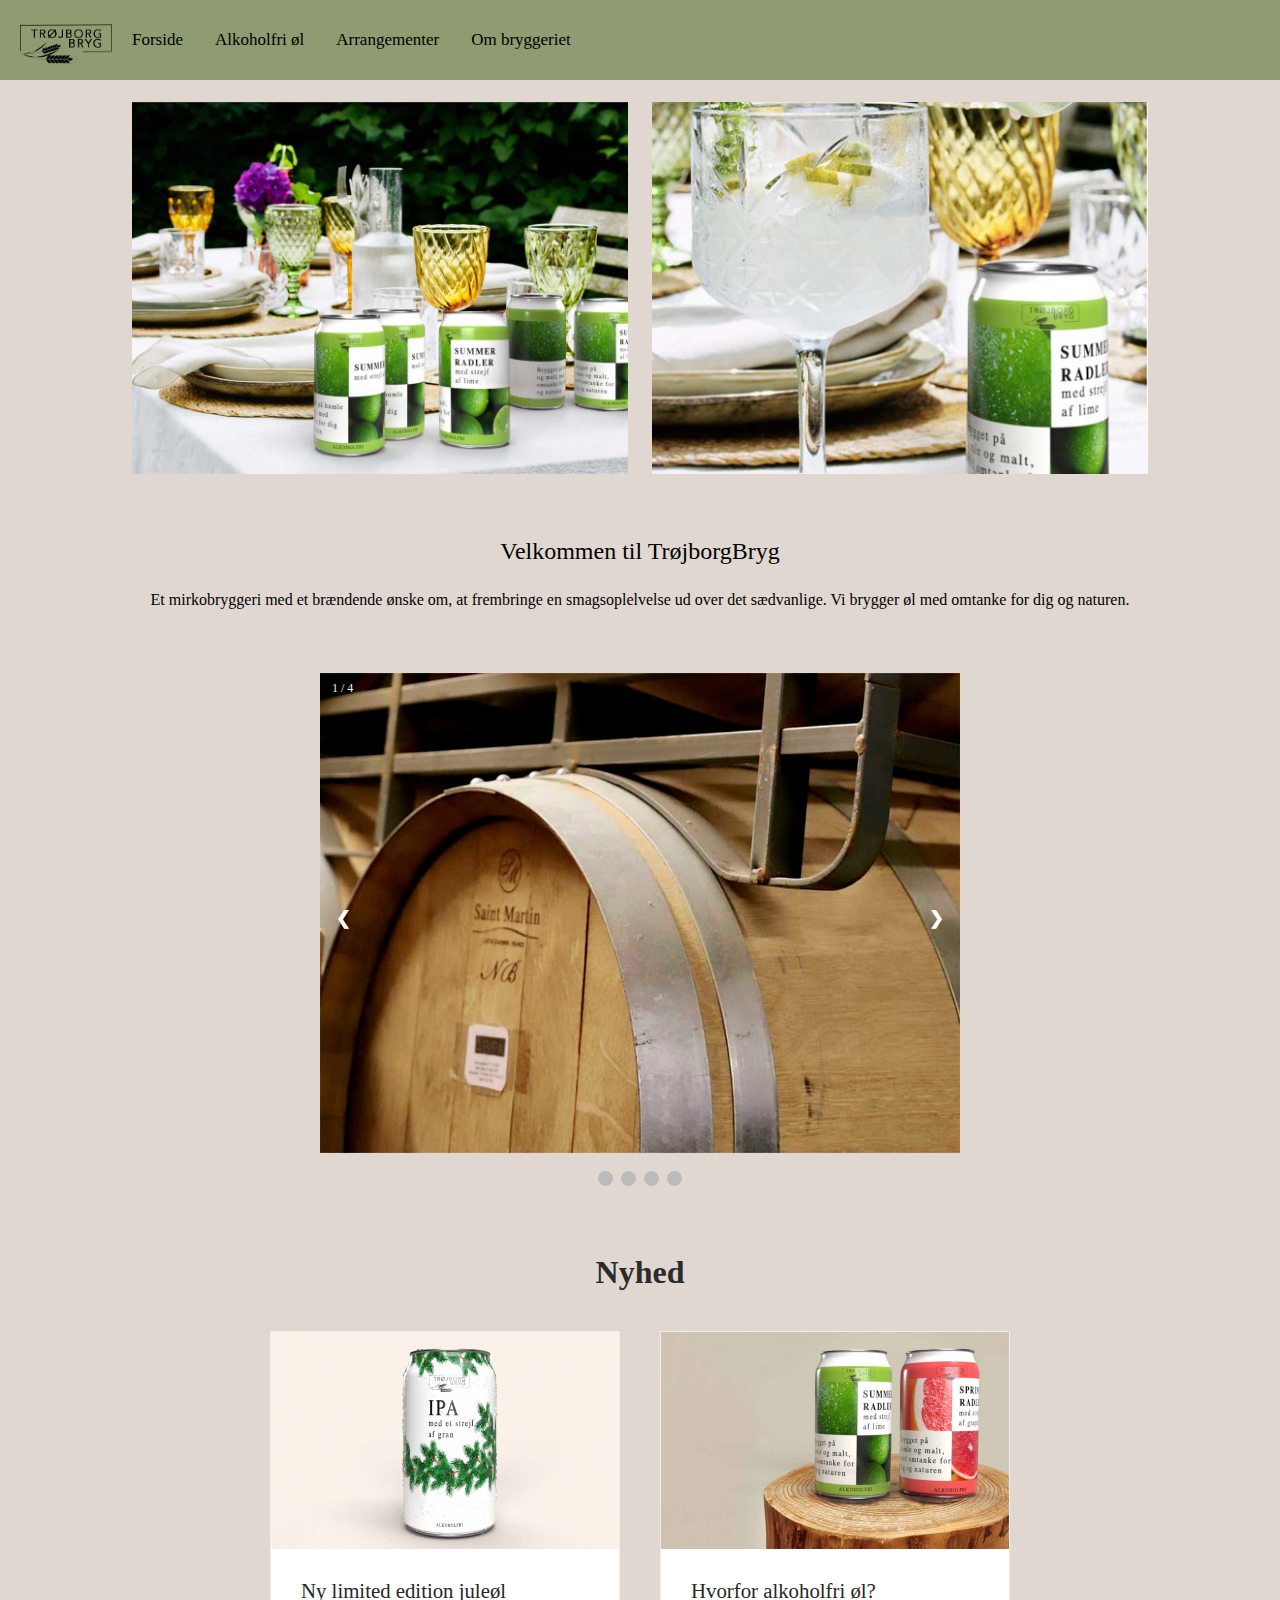
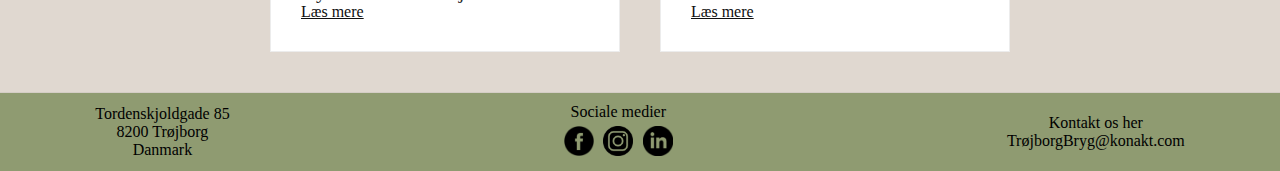
<file: trøjborgbryg-eksamen/index.html>
<!DOCTYPE html>
<html lang="da">

    <meta charset="UTF-8">
    <meta name="viewport" content="width=device-width, initial-scale=1.0">
    <title>TrøjborgBryg</title>
    <link rel="stylesheet" href="style.css">
    <script src="mobile-nav.js" defer></script>

<body>
    <!--menu-->
    <header class="header">
    <div class="topnav" id="myTopnav">
        <div>
            <a href="index.html"><img src="img/logo.png" alt="logo"></a>
        </div>
        <div class="dropdown">
            <button class="dropbtn" onclick="window.location.href='index.html';">Forside</button>
           </div>
        <div class="dropdown">
            <button class="dropbtn">Alkoholfri øl
                <i class="fa fa-caret-down"></i>
            </button>
            <div class="dropdown-content">
                <a href="voresudvalg.html">Vores udvalg</a>
            </div>
        </div>
        <div class="dropdown">
            <button class="dropbtn">Arrangementer
                <i class="fa fa-caret-down"></i>
            </button>
            <div class="dropdown-content">
                <a href="ombygningsside.html">Alkoholfri ølsmagning</a>
            
            </div>
        </div>
        <div class="dropdown">
            <button class="dropbtn">Om bryggeriet
                <i class="fa fa-caret-down"></i>
            </button>
            <div class="dropdown-content">
                <a href="voreshistorie.html">Vores historie</a>
                <a href="hvorforalkholfriol.html">Hvorfor alkoholfri øl?</a>
                <a href="ombygningsside.html">Forhandlere</a>
                <a href="ombygningsside.html">Kontakt os</a>
            </div>
        </div>
        
            <a href="javascript:void(0);" style="font-size:35px;" class="icon" onclick="myFunction()">&#9776;</a>
        </div>
        </header>
    <!--menu-->

<main class="main">
    <!--billeder-->
    <div class="billeder_forside">
        <img src="img/sommerbord.jpg" alt="">
        <img src="img/sommerbord2.jpg" alt="">
    </div>

    <!--velkomst_tekst-->
    <h2 class="forside_tekst_overskrift">Velkommen til TrøjborgBryg</h2>
    <h4 class="forside_tekst">Et mirkobryggeri med et brændende ønske om, at frembringe en smagsoplelvelse ud 
        over det sædvanlige. Vi brygger øl med omtanke for dig og naturen.</h4>

    <!--billedeslider-->
    <div class="slideshow-container">

        <div class="mySlides fade">
          <div class="numbertext">1 / 4</div>
          <img src="img/billedslider1.jpg" style="width:100%" alt="Disken">
        </div>
        
        <div class="mySlides fade">
          <div class="numbertext">2 / 4</div>
          <img src="img/billedslider2.jpg" style="width:100%" alt="">
        </div>
        
        <div class="mySlides fade">
          <div class="numbertext">3 / 4</div>
          <img src="img/billedeslider3.jpg" style="width:100%" alt="">
        </div>
      
        <div class="mySlides fade">
          <div class="numbertext">4 / 4</div>
          <img src="img/billedeslider4.jpg" style="width:100%" alt="">
        </div>
        
        <a class="prev" onclick="plusSlides(-1)">❮</a>
        <a class="next" onclick="plusSlides(1)">❯</a>
        
        </div>
        <br>
        
        <div style="text-align:center">
          <span class="dot" onclick="currentSlide(1)"></span> 
          <span class="dot" onclick="currentSlide(2)"></span> 
          <span class="dot" onclick="currentSlide(3)"></span> 
          <span class="dot" onclick="currentSlide(3)"></span> 
        </div> 
        
    <!--nyhedsbokse-->
    <!-- boks -->
    <section id="blog">
        <div class="blog_heading">
            <h4>Nyhed</h4>
        </div>

<!-- Boks 1 -->
        <div class="blog_container">
        <div class="blog_box">
        <div class="blog_img">
            <img src="img/granolbobler.jpg" alt="blog">
        </div>
        <div class="blog_text">
                <a href="voresudvalg.html" class="blog_title">Ny limited edition juleøl</a>            
                <a href="voresudvalg.html" target="_self" class="tekst">Læs mere</a>
        </div>
        </div>

<!-- Boks 2 -->
        <div class="blog_box">
        <div class="blog_img">
           <img src="img/grapelime.jpg" alt="blog">
            </div>
       <div class="blog_text">
                <a href="hvorforalkholfriol.html" class="blog_title">Hvorfor alkoholfri øl?</a>
                <a href="hvorforalkholfriol.html" target="_self" class="tekst">Læs mere</a>
       </div>
       </div>
        </div>
    </section>
    </main>
    
<!--footer-->
       <footer class="footer">
        <!-- Adresse -->
        <section class="footer_container">
        <p class="footer_item">
            Tordenskjoldgade 85 <br>
            8200 Trøjborg <br>
            Danmark
        </p>
        <br>
        
         <!-- Sociale Medier -->
        <div class="footer_item">
        <p class="footer_item"> Sociale medier </p>
        <div class="social-icons">
          <a href="#" target="_blank"><img src="img/facebook_logo.png" alt="facebook"></a>
          <a href="#" target="_blank"><img src="img/instagram.png" alt="instagram"></a>
          <a href="#" target="_blank"><img src="img/linkedin_logo.png" alt="in"></a>
        </div>
        </div>
        <br>
        
         <!-- kontakt -->
        <p class="footer_item"> 
          Kontakt os her <br>
        TrøjborgBryg@konakt.com 
        </p>
        </section>
      </footer>
   

</body>

</html>
</file>
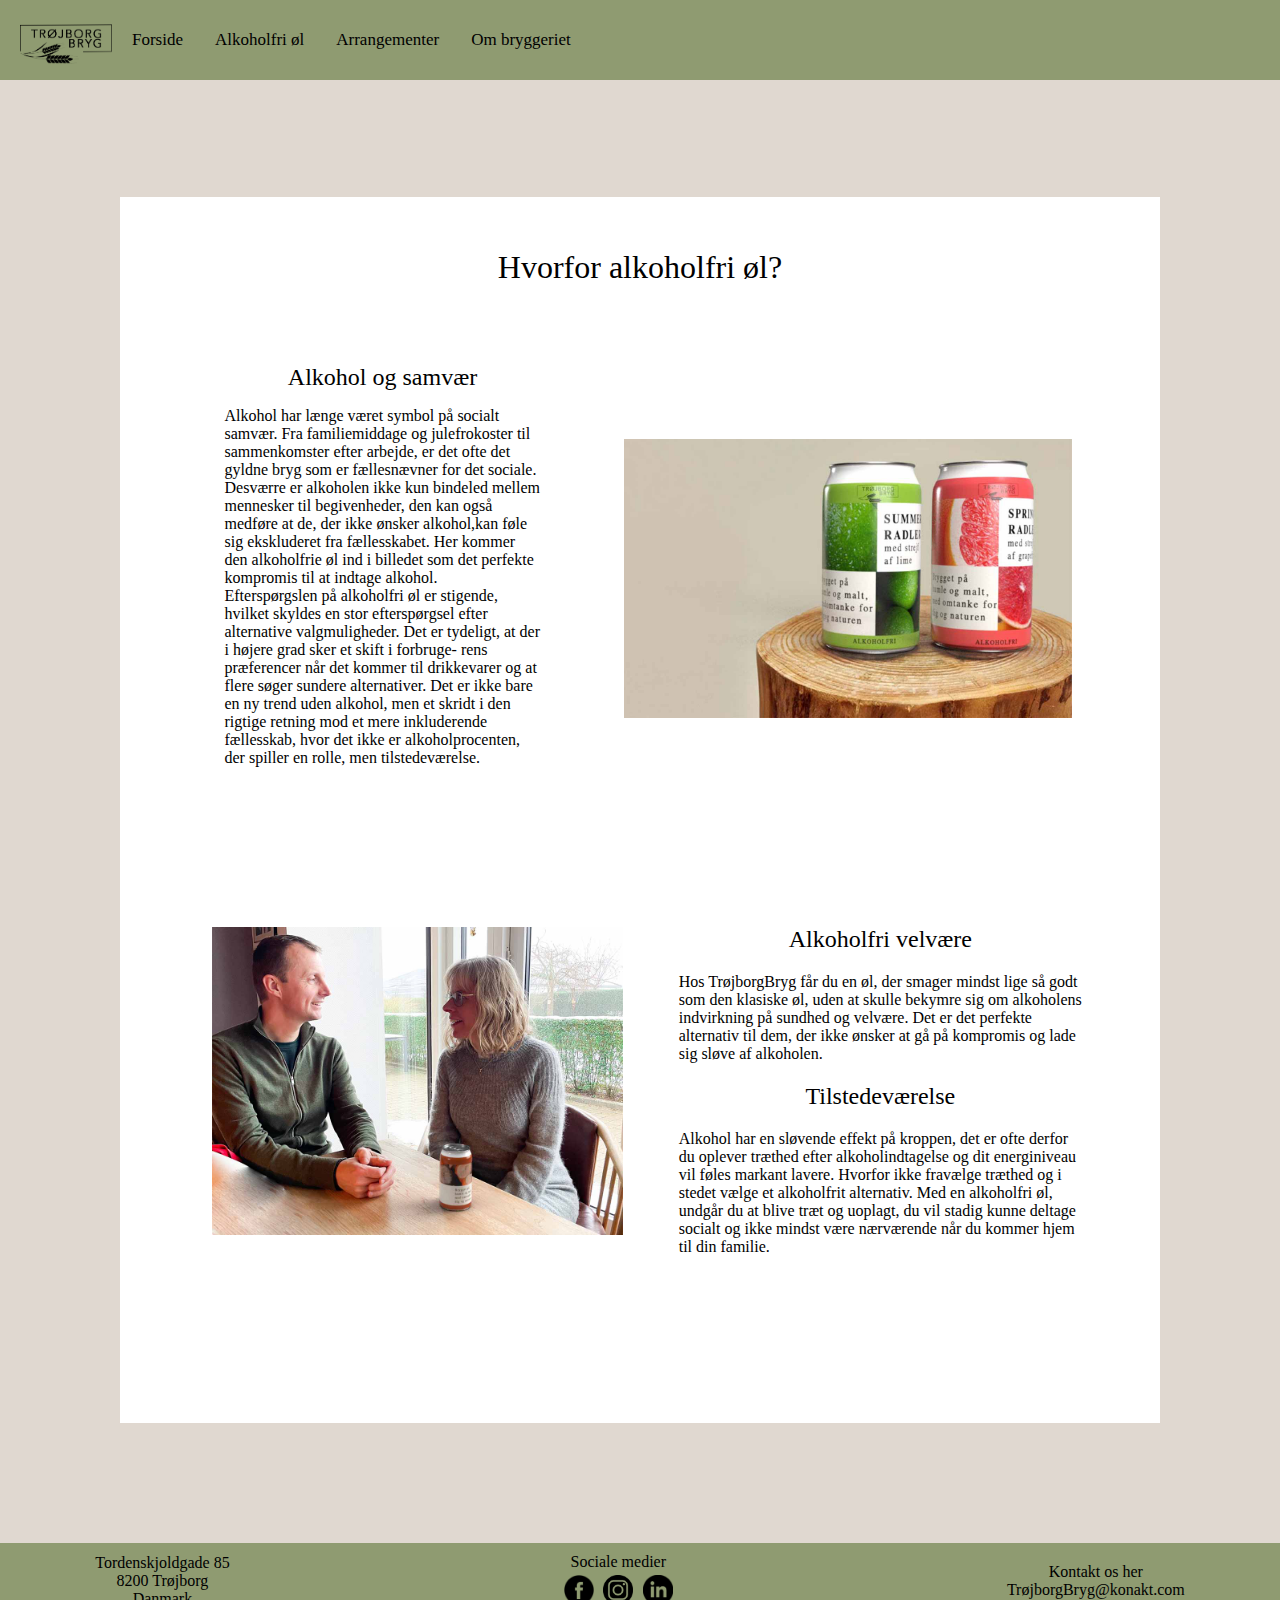
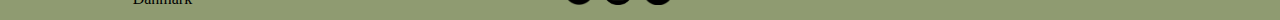
<file: trøjborgbryg-eksamen/hvorforalkholfriol.html>
<!DOCTYPE html>
<html lang="da">

    <meta charset="UTF-8">
    <meta name="viewport" content="width=device-width, initial-scale=1.0">
    <title>TrøjborgBryg - Hvorfor alkholfri øl?</title>
    <link rel="stylesheet" href="style.css">
    <script src="mobile-nav.js" defer></script>

<body>
    <!--menu-->
    <header class="header">
    <div class="topnav" id="myTopnav">
        <div>
            <a href="index.html"><img src="img/logo.png" alt="logo"></a>
        </div>
       <div class="dropdown">
        <button class="dropbtn" onclick="window.location.href='index.html';">Forside</button>
       </div>

        <div class="dropdown">
            <button class="dropbtn">Alkoholfri øl
                <i class="fa fa-caret-down"></i>
            </button>
            <div class="dropdown-content">
                <a href="voresudvalg.html">Vores udvalg</a>
            </div>
        </div>
        <div class="dropdown">
            <button class="dropbtn">Arrangementer
                <i class="fa fa-caret-down"></i>
            </button>
            <div class="dropdown-content">
                <a href="ombygningsside.html">Alkoholfri ølsmagning</a>
            
            </div>
        </div>
        <div class="dropdown">
            <button class="dropbtn">Om bryggeriet
                <i class="fa fa-caret-down"></i>
            </button>
            <div class="dropdown-content">
                <a href="voreshistorie.html">Vores historie</a>
                <a href="hvorforalkholfriol.html">Hvorfor alkoholfri øl?</a>
                <a href="ombygningsside.html">Forhandlere</a>
                <a href="ombygningsside.html">Kontakt os</a>
            </div>
        </div>
        
        <a href="javascript:void(0);" style="font-size:35px;" class="icon" onclick="myFunction()">&#9776;</a>
    </div>
    </header>
    <!--menu-->
    <!--main_content-->
    <main class="border">
       <h1 class="hovedoverskrift"> Hvorfor alkoholfri øl?</h1> 
        <div class="omos_container">
          <div class="omos_section">
            <div class="omos_tekst1">
                <h2 class="overskrift_artikel">Alkohol og samvær</h2>
                Alkohol har længe været symbol på 
                socialt samvær. Fra familiemiddage og 
                julefrokoster til sammenkomster efter 
                arbejde, er det ofte det gyldne bryg som
                er fællesnævner for det sociale. Desværre 
                er alkoholen ikke kun bindeled mellem 
                mennesker til begivenheder, den kan også 
                medføre at de, der ikke ønsker alkohol,kan 
                føle sig ekskluderet fra fællesskabet. Her 
                kommer den alkoholfrie øl ind i billedet 
                som det perfekte kompromis til at indtage 
                alkohol. <br>Efterspørgslen på alkoholfri øl er stigende, 
                hvilket skyldes en stor efterspørgsel efter 
                alternative valgmuligheder. Det er tydeligt, 
                at der i højere grad sker et skift i forbruge-
                rens præferencer når det kommer til 
                drikkevarer og at flere søger sundere 
                alternativer. Det er ikke bare en ny trend 
                uden alkohol, men et skridt i den rigtige 
                retning mod et mere inkluderende fællesskab,
                hvor det ikke er alkoholprocenten, der spiller
                en rolle, men tilstedeværelse. 
            </div>
            <div>
                <img class="billede_hojre" src="img/grapelime.jpg" alt="venstre billede">
            </div>
          </div>
          <div class="omos_section">
            <div class="omos_tekst2">
                <h2 class="overskrift_artikel">Alkoholfri velvære</h2>
                Hos TrøjborgBryg får du en øl, der smager 
                mindst lige så godt som den klasiske øl, 
                uden at skulle bekymre sig om alkoholens
                indvirkning på sundhed og velvære. Det er
                det perfekte alternativ til dem, der ikke 
                ønsker at gå på kompromis og lade sig 
                sløve af alkoholen. 
                
                <h2 class="overskrift_artikel2">Tilstedeværelse</h2>
        
                Alkohol har en sløvende effekt på kroppen, 
                det er ofte derfor du oplever træthed efter 
                alkoholindtagelse og dit energiniveau vil 
                føles markant lavere. Hvorfor ikke fravælge
                træthed og i stedet vælge et alkoholfrit 
                alternativ. Med en alkoholfri øl, undgår 
                du at blive træt og uoplagt, du vil stadig 
                kunne deltage socialt og ikke mindst være
                nærværende når du kommer hjem til din 
                familie.    
            </div>
            <div>
                <img class="billede_venstre" src="img/janeogkristiancopy.jpg" alt="højre billede">
            </div>
          </div>
        </div>
    </main>
    
    <!--footer-->
    <footer class="footer">
        <!-- Adresse -->
        <section class="footer_container">
        <p class="footer_item">
            Tordenskjoldgade 85 <br>
            8200 Trøjborg <br>
            Danmark
        </p>
        <br>
        
         <!-- Sociale Medier -->
        <div class="footer_item">
        <p> Sociale medier </p>
        <div class="social-icons">
          <a href="#" target="_blank"><img src="img/facebook_logo.png" alt="facebook"></a>
          <a href="#" target="_blank"><img src="img/instagram.png" alt="instagram"></a>
          <a href="#" target="_blank"><img src="img/linkedin_logo.png" alt="in"></a>
        </div>
        </div>
        <br>
        
         <!-- kontakt -->
        <p class="footer_item"> 
          Kontakt os her <br>
        TrøjborgBryg@konakt.com 
        </p>
        </section>
      </footer>
   

</body>

</html>
</file>
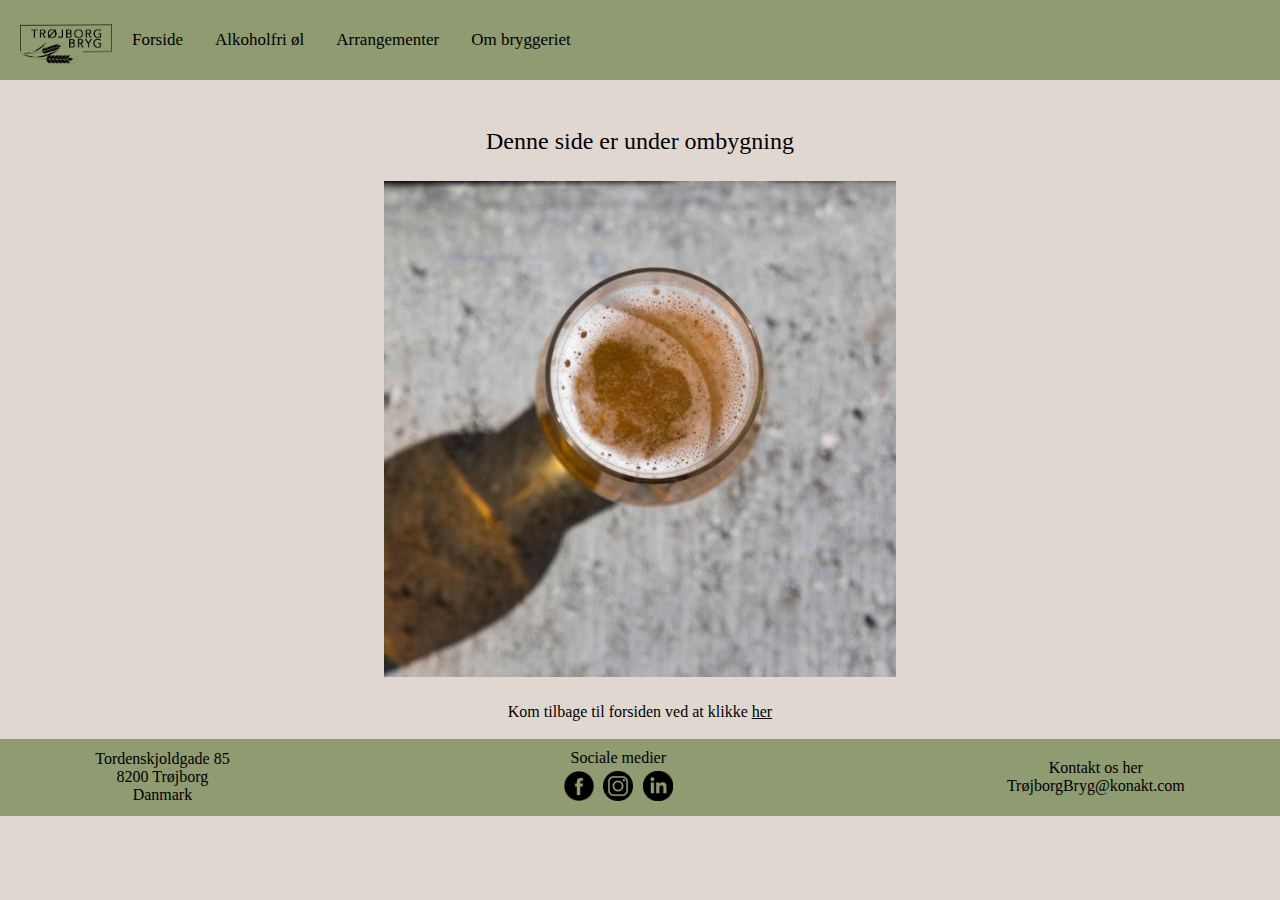
<file: trøjborgbryg-eksamen/ombygningsside.html>
<!DOCTYPE html>
<html lang="da">


    <meta charset="UTF-8">
    <meta name="viewport" content="width=device-width, initial-scale=1.0">
    <title>TrøjborgBryg - Vores udvalg</title>
    <link rel="stylesheet" href="style.css">
    <script src="mobile-nav.js" defer></script>

<body>
<!--menu-->
<header class="header">
    <div class="topnav" id="myTopnav">
        <div>
            <a href="index.html"><img src="img/logo.png" alt="logo"></a>
        </div>
        <div class="dropdown">
            <button class="dropbtn" onclick="window.location.href='index.html';">Forside</button>
           </div>
        <div class="dropdown">
            <button class="dropbtn">Alkoholfri øl
                <i class="fa fa-caret-down"></i>
            </button>
            <div class="dropdown-content">
                <a href="voresudvalg.html">Vores udvalg</a>
            </div>
        </div>
        <div class="dropdown">
            <button class="dropbtn">Arrangementer
                <i class="fa fa-caret-down"></i>
            </button>
            <div class="dropdown-content">
                <a href="ombygningsside.html">Alkoholfri ølsmagning</a>
            
            </div>
        </div>
        <div class="dropdown">
            <button class="dropbtn">Om bryggeriet
                <i class="fa fa-caret-down"></i>
            </button>
            <div class="dropdown-content">
                <a href="voreshistorie.html">Vores historie</a>
                <a href="hvorforalkholfriol.html">Hvorfor alkoholfri øl?</a>
                <a href="ombygningsside.html">Forhandlere</a>
                <a href="ombygningsside.html">Kontakt os</a>
            </div>
        </div>
        
        <a href="javascript:void(0);" style="font-size:35px;" class="icon" onclick="myFunction()">&#9776;</a>
    </div>
    </header>
    <!--menu--> 
    <main>
   <h2 class="ombygning_tekst">Denne side er under ombygning</h2>
<img class="ombygning_billede" src="img/oliglas.jpg" alt="billede">
<p class="ombygning_tekst1">Kom tilbage til forsiden ved at klikke <a class="forside_klikher" href="index.html">her</a></p>
<br>
    </main>
    <!--footer-->
    <footer class="footer">
    <!-- Adresse -->
        <section class="footer_container">
        <p class="footer_item">
            Tordenskjoldgade 85 <br>
            8200 Trøjborg <br>
            Danmark
        </p>
        <br>
        
    <!-- Sociale Medier -->
        <div class="footer_item">
        <p> Sociale medier </p>
        <div class="social-icons">
          <a href="#" target="_blank"><img src="img/facebook_logo.png" alt="facebook"></a>
          <a href="#" target="_blank"><img src="img/instagram.png" alt="instagram"></a>
          <a href="#" target="_blank"><img src="img/linkedin_logo.png" alt="in"></a>
        </div>
        </div>
        <br>
        
     <!-- kontakt -->
        <p class="footer_item"> 
          Kontakt os her <br>
        TrøjborgBryg@konakt.com 
        </p>
        </section>
      </footer>
   

</body>

</html>
</file>
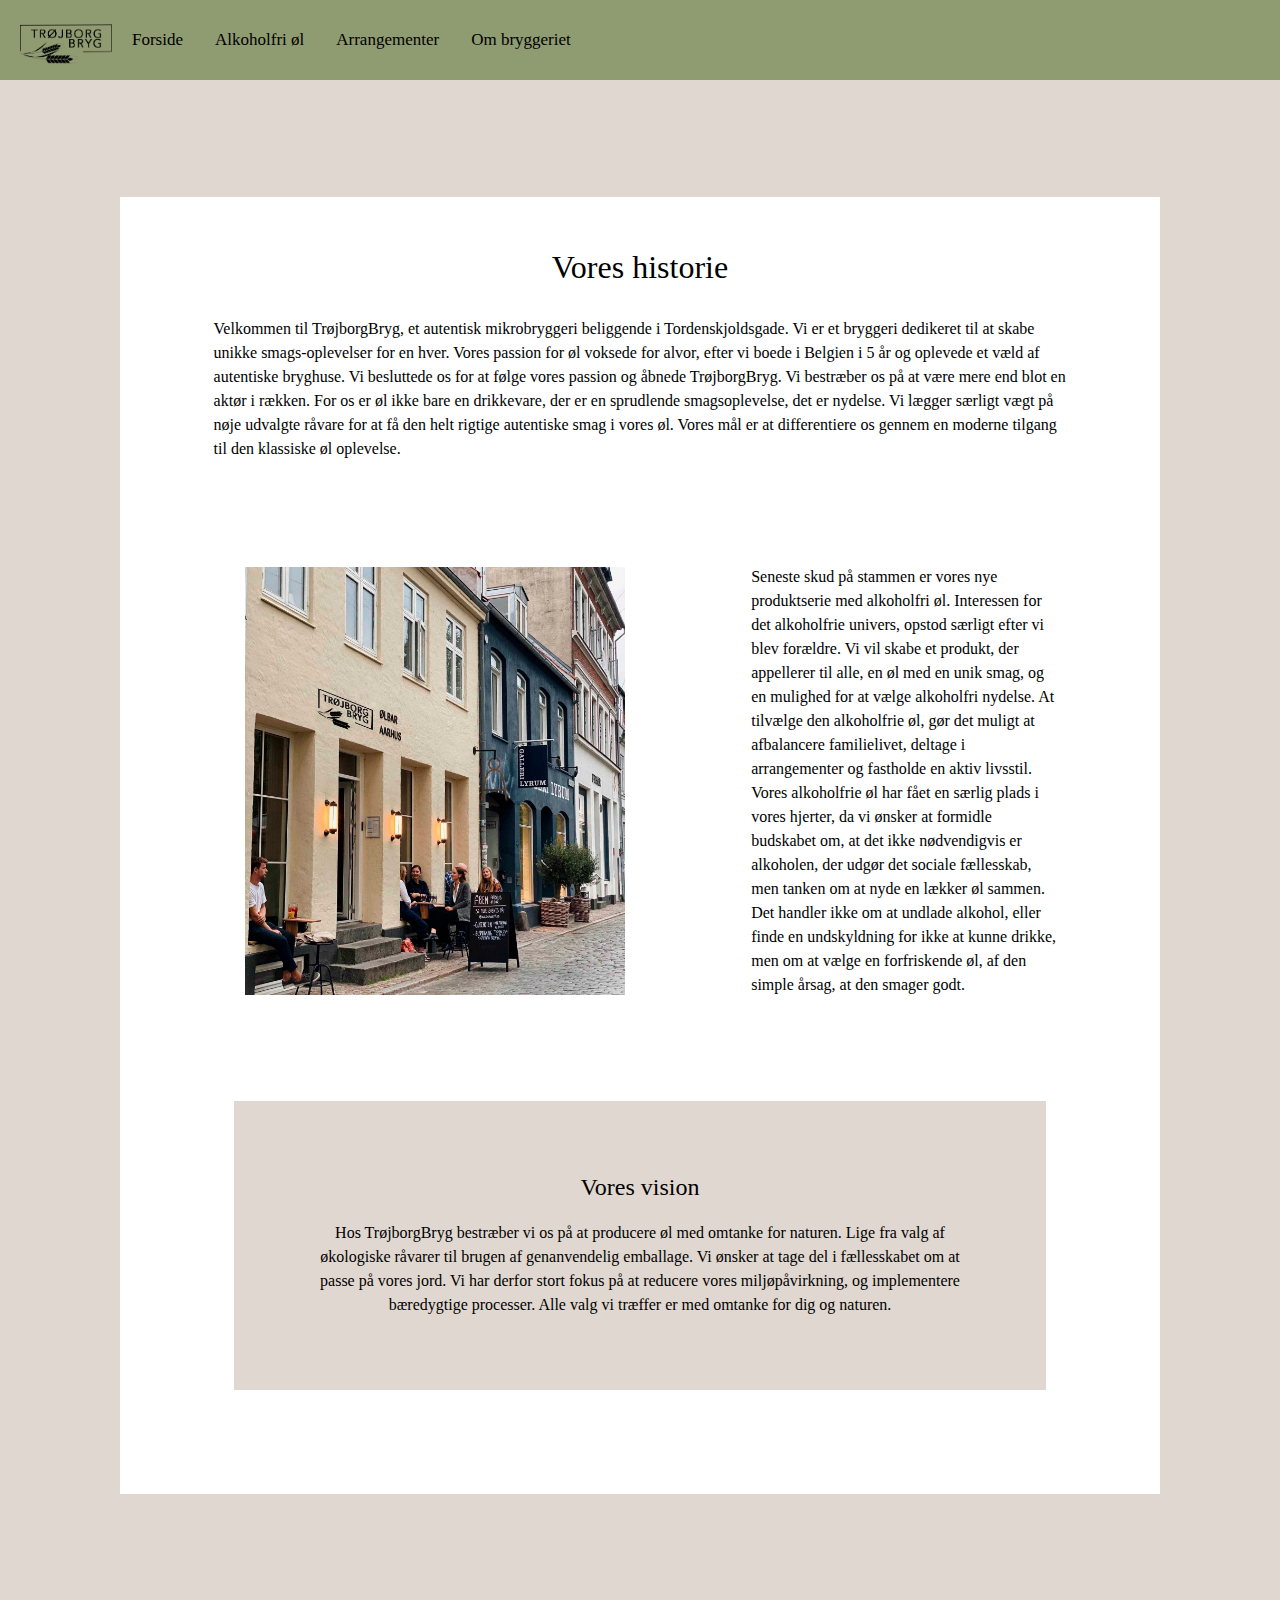
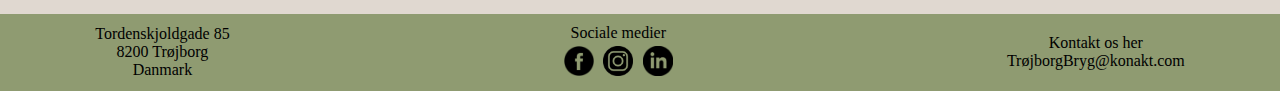
<file: trøjborgbryg-eksamen/voreshistorie.html>
<!DOCTYPE html>
<html lang="da">

    <meta charset="UTF-8">
    <meta name="viewport" content="width=device-width, initial-scale=1.0">
    <title>TrøjborgBryg - Vores historie</title>
    <link rel="stylesheet" href="style.css">
    <script src="mobile-nav.js" defer></script>

<body>
    <!--menu-->
    <header class="header">
    <div class="topnav" id="myTopnav">
        <div>
            <a href="index.html"><img src="img/logo.png" alt="logo"></a>
        </div>
        <div class="dropdown">
            <button class="dropbtn" onclick="window.location.href='index.html';">Forside</button>
           </div>
        <div class="dropdown">
            <button class="dropbtn">Alkoholfri øl
                <i class="fa fa-caret-down"></i>
            </button>
            <div class="dropdown-content">
                <a href="voresudvalg.html">Vores udvalg</a>
            </div>
        </div>
        <div class="dropdown">
            <button class="dropbtn">Arrangementer
                <i class="fa fa-caret-down"></i>
            </button>
            <div class="dropdown-content">
                <a href="ombygningsside.html">Alkoholfri ølsmagning</a>
            
            </div>
        </div>
        <div class="dropdown">
            <button class="dropbtn">Om bryggeriet
                <i class="fa fa-caret-down"></i>
            </button>
            <div class="dropdown-content">
                <a href="voreshistorie.html">Vores historie</a>
                <a href="hvorforalkholfriol.html">Hvorfor alkoholfri øl?</a>
                <a href="ombygningsside.html">Forhandlere</a>
                <a href="ombygningsside.html">Kontakt os</a>
            </div>
        </div>
        
        <a href="javascript:void(0);" style="font-size:35px;" class="icon" onclick="myFunction()">&#9776;</a>
    </div>
    </header>
    <!--menu-->
<!--main_content-->
<main class="border">
    <h1 class="hovedoverskrift"> Vores historie</h1> 
    <p class="vores_historie_tekst1">Velkommen til TrøjborgBryg, et autentisk 
        mikrobryggeri beliggende i Tordenskjoldsgade. Vi er et bryggeri 
        dedikeret til at skabe unikke smags-oplevelser for en hver. Vores 
        passion for øl voksede for alvor, efter vi boede i Belgien i 5 år 
        og oplevede et væld af autentiske bryghuse. Vi besluttede os for at følge 
        vores passion og åbnede TrøjborgBryg. Vi bestræber os på at være mere end 
        blot en aktør i rækken. For os er øl ikke bare en drikkevare, der er en 
        sprudlende smagsoplevelse, det er nydelse. Vi lægger særligt vægt på nøje 
        udvalgte råvare for at få den helt rigtige autentiske smag i vores øl. 
        Vores mål er at differentiere os gennem en moderne tilgang til den klassiske 
        øl oplevelse. </p>
        <div class="voreshistorie_container">
        <div class="voreshistorie_section">
        <div>
            <img class="voreshistoriebillede_venstre" src="img/fasadebillede.jpg" alt="højre billede">
        </div>
        <div class="vores_historie_tekst2">
        Seneste skud på stammen er vores nye produktserie med alkoholfri øl. 
        Interessen for det alkoholfrie univers, opstod særligt efter vi blev forældre. 
        Vi vil skabe et produkt, der appellerer til alle, en øl med en unik smag, og 
        en mulighed for at vælge alkoholfri nydelse. At tilvælge den alkoholfrie øl, gør det muligt at 
        afbalancere familielivet, deltage i arrangementer og fastholde en aktiv livsstil. 
            <br>
        Vores alkoholfrie øl har fået en særlig plads i vores hjerter, da vi 
        ønsker at formidle budskabet om, at det ikke nødvendigvis er alkoholen, der udgør det sociale 
        fællesskab, men tanken om at nyde en lækker øl sammen. Det handler ikke om at undlade 
        alkohol, eller finde en undskyldning for ikke at kunne drikke, men om at vælge en forfriskende øl, 
        af den simple årsag, at den smager godt.    

            </div>
          </div>
        </div>

        <div class="vision_boks">
        <h2>Vores vision</h2>
        <p class="voresvision_tekst">Hos TrøjborgBryg bestræber vi os på at producere øl med omtanke for 
        naturen. Lige fra valg af økologiske råvarer til brugen af genanvendelig emballage. Vi ønsker at 
        tage del i fællesskabet om at passe på vores jord. Vi har derfor stort fokus på at reducere vores
        miljøpåvirkning, og implementere bæredygtige processer. Alle valg vi træffer er med omtanke for dig 
        og naturen. </p>
        </div>
</main>
<!--footer-->
<footer class="footer">
    <!-- Adresse -->
    <section class="footer_container">
    <p class="footer_item">
        Tordenskjoldgade 85 <br>
        8200 Trøjborg <br>
        Danmark
    </p>
    <br>
    
     <!-- Sociale Medier -->
    <div class="footer_item">
    <p> Sociale medier </p>
    <div class="social-icons">
      <a href="#" target="_blank"><img src="img/facebook_logo.png" alt="facebook"></a>
      <a href="#" target="_blank"><img src="img/instagram.png" alt="instagram"></a>
      <a href="#" target="_blank"><img src="img/linkedin_logo.png" alt="in"></a>
    </div>
    </div>
    <br>
    
     <!-- kontakt -->
    <p class="footer_item"> 
      Kontakt os her <br>
    TrøjborgBryg@konakt.com 
    </p>
    </section>
  </footer>


</body>

</html>
</file>
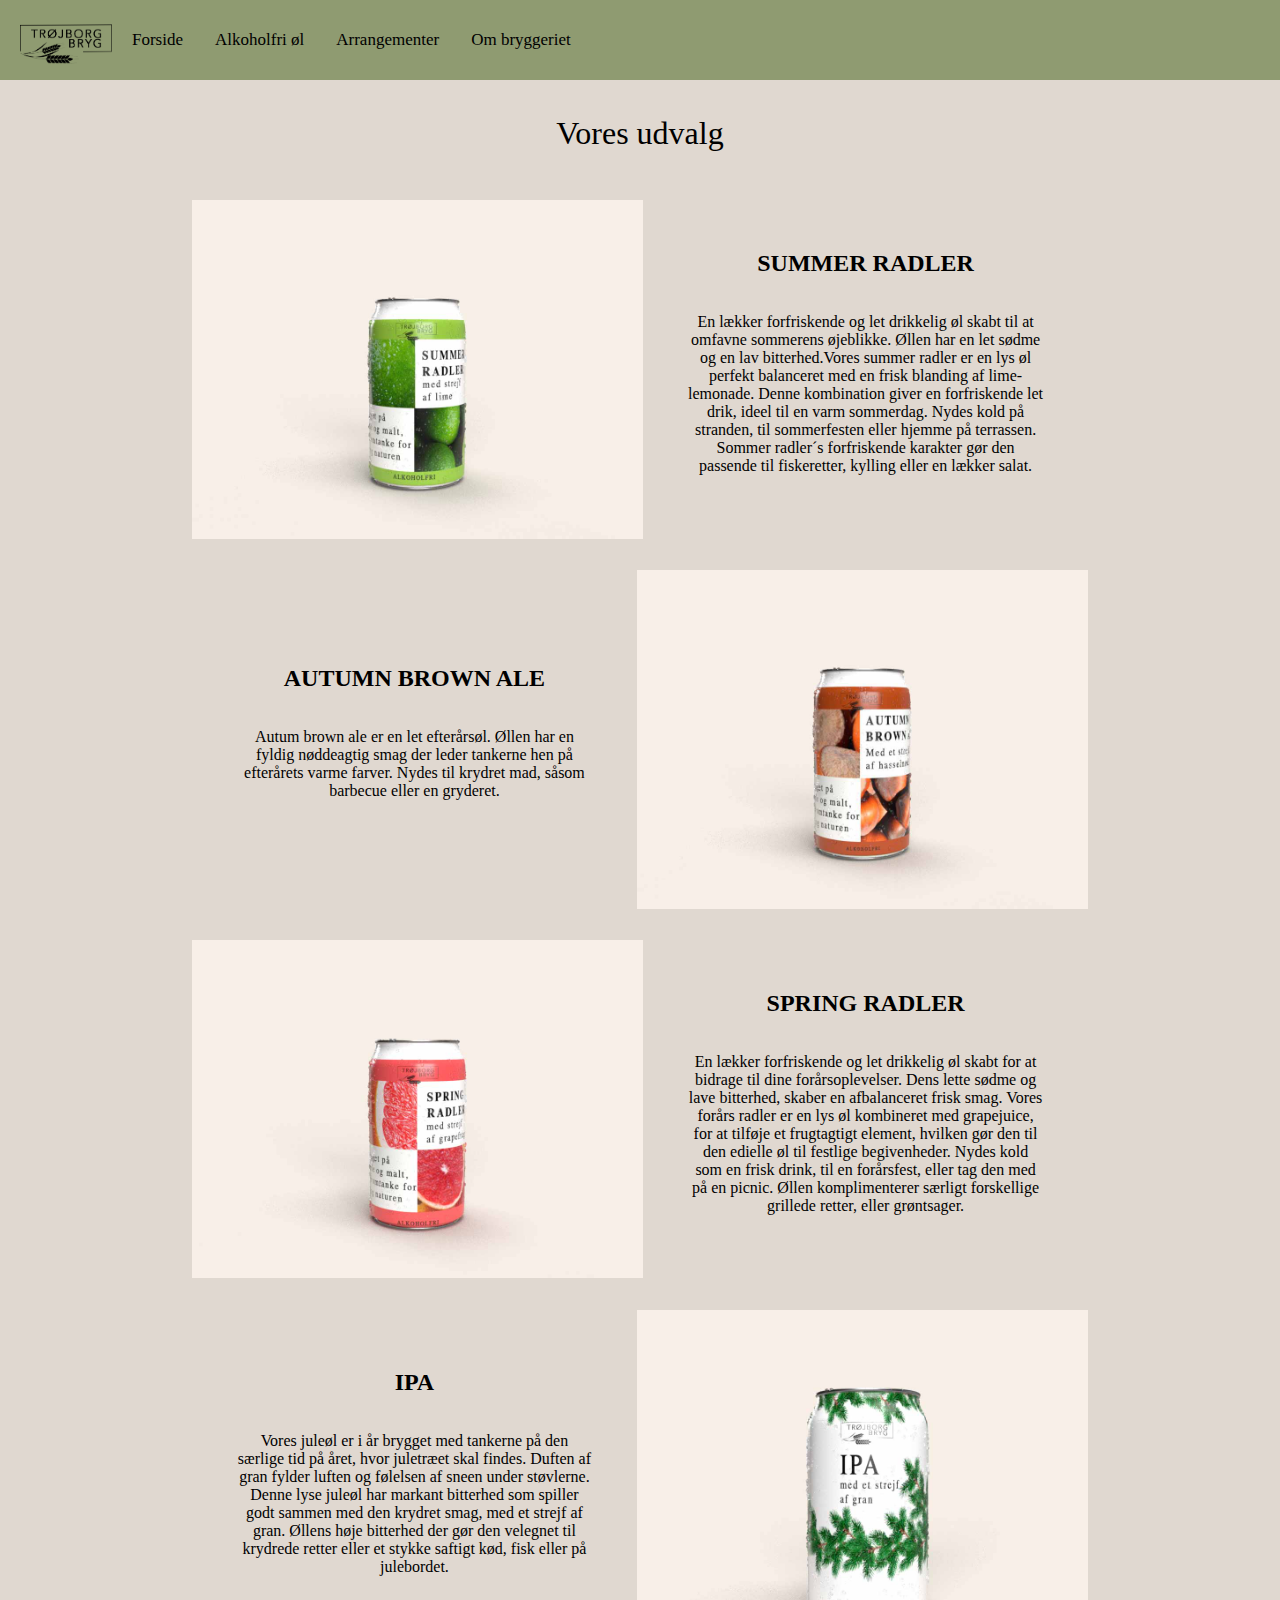
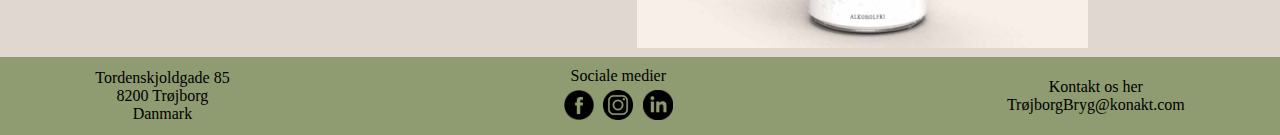
<file: trøjborgbryg-eksamen/voresudvalg.html>
<!DOCTYPE html>
<html lang="da">


    <meta charset="UTF-8">
    <meta name="viewport" content="width=device-width, initial-scale=1.0">
    <title>TrøjborgBryg - Vores udvalg</title>
    <link rel="stylesheet" href="style.css">
    <script src="mobile-nav.js" defer></script>

<body>
<!--menu-->
<header class="header">
    <div class="topnav" id="myTopnav">
        <div>
            <a href="index.html"><img src="img/logo.png" alt="logo"></a>
        </div>
        <div class="dropdown">
            <button class="dropbtn" onclick="window.location.href='index.html';">Forside</button>
           </div>
        <div class="dropdown">
            <button class="dropbtn">Alkoholfri øl
                <i class="fa fa-caret-down"></i>
            </button>
            <div class="dropdown-content">
                <a href="voresudvalg.html">Vores udvalg</a>
            </div>
        </div>
        <div class="dropdown">
            <button class="dropbtn">Arrangementer
                <i class="fa fa-caret-down"></i>
            </button>
            <div class="dropdown-content">
                <a href="ombygningsside.html">Alkoholfri ølsmagning</a>
            
            </div>
        </div>
        <div class="dropdown">
            <button class="dropbtn">Om bryggeriet
                <i class="fa fa-caret-down"></i>
            </button>
            <div class="dropdown-content">
                <a href="voreshistorie.html">Vores historie</a>
                <a href="hvorforalkholfriol.html">Hvorfor alkoholfri øl?</a>
                <a href="ombygningsside.html">Forhandlere</a>
                <a href="ombygningsside.html">Kontakt os</a>
            </div>
        </div>
        
        <a href="javascript:void(0);" style="font-size:35px;" class="icon" onclick="myFunction()">&#9776;</a>
    </div>
    </header>
    <!--menu--> 
   
<main>
    <h1 class="overskrift_voresudvalg">Vores udvalg</h1>

        <div class="voresudvalg_container">
        <div class="voresudvalg_section">
          <div class="voresudvalg_tekst2">
            <h2 class="olnavn">SUMMER RADLER</h2>
            En lækker forfriskende og let drikkelig øl skabt til at 
            omfavne sommerens øjeblikke. Øllen har en let sødme og 
            en lav bitterhed.Vores summer radler er en lys øl perfekt 
            balanceret med en frisk blanding af lime-lemonade. Denne 
            kombination giver en forfriskende let drik, ideel til en 
            varm sommerdag. Nydes kold på stranden, til sommerfesten 
            eller hjemme på terrassen. Sommer radler´s forfriskende 
            karakter gør den passende til fiskeretter, kylling eller 
            en lækker salat.  

          </div>
          <div>
              <img class="billede2" src="img/limeol.jpg" alt="højre billede">
          </div>
        </div>
        </div>
        <div class="voresudvalg_container">
            <div class="voresudvalg_section">
              <div class="voresudvalg_tekst1">
                <h2 class="olnavn">AUTUMN BROWN ALE</h2>
                Autum brown ale er en let efterårsøl.
                Øllen har en fyldig nøddeagtig smag der leder tankerne 
                hen på efterårets varme farver. Nydes til krydret 
                mad, såsom barbecue eller en gryderet.  
              </div>
              <div>
                  <img class="billede1" src="img/hasselnodol.jpg" alt="venstre billede">
              </div>
            </div>
        </div>
        <div class="voresudvalg_container">
            <div class="voresudvalg_section">
              <div class="voresudvalg_tekst2">
                <h2 class="olnavn">SPRING RADLER</h2>
                En lækker forfriskende og let drikkelig øl skabt for at 
                bidrage til dine forårsoplevelser. Dens lette sødme og 
                lave bitterhed, skaber en afbalanceret frisk smag.
                Vores forårs radler er en lys øl kombineret 
                med grapejuice, for at tilføje et frugtagtigt element, 
                hvilken gør den til den edielle øl til festlige begivenheder.  
                Nydes kold som en frisk drink, til en forårsfest, 
                eller tag den med på en picnic. Øllen komplimenterer 
                særligt forskellige grillede retter, eller grøntsager.  

              </div>
              <div>
                  <img class="billede2" src="img/grapeol.jpg" alt="højre billede">
              </div>
            </div>
            </div>
            <div class="voresudvalg_container">
                <div class="voresudvalg_section">
                  <div class="voresudvalg_tekst1">
                    <h2 class="olnavn">IPA</h2> 
                    Vores juleøl er i år brygget med tankerne på den særlige 
                    tid på året, hvor juletræet skal findes. Duften af gran 
                    fylder luften og følelsen af sneen under støvlerne. 
                    Denne lyse juleøl har markant bitterhed som spiller godt 
                    sammen med den krydret smag, med et strejf af gran. Øllens 
                    høje bitterhed der gør den velegnet til krydrede 
                    retter eller et stykke saftigt kød, fisk eller på julebordet. 

                  </div>
                  <div>
                      <img class="billede1" src="img/granol.jpg" alt="venstre billede">
                  </div>
                </div>
      </div>


</main>
    <!--footer-->
    <footer class="footer">
        <!-- Adresse -->
        <section class="footer_container">
        <p class="footer_item">
            Tordenskjoldgade 85 <br>
            8200 Trøjborg <br>
            Danmark
        </p>
        <br>
        
         <!-- Sociale Medier -->
        <div class="footer_item">
        <p> Sociale medier </p>
        <div class="social-icons">
          <a href="#" target="_blank"><img src="img/facebook_logo.png" alt="facebook"></a>
          <a href="#" target="_blank"><img src="img/instagram.png" alt="instagram"></a>
          <a href="#" target="_blank"><img src="img/linkedin_logo.png" alt="in"></a>
        </div>
        </div>
        <br>
        
         <!-- kontakt -->
        <p class="footer_item"> 
          Kontakt os her <br>
        TrøjborgBryg@konakt.com 
        </p>
        </section>
      </footer>
   

</body>

</html>
</file>
<file: trøjborgbryg-eksamen/style.css>
/*-- css_reset --*/
* {
  margin: 0;
  padding: 0;
  box-sizing: border-box;
}



html {
    scroll-behavior: smooth;
}

body {

    font-family: 'Times New Roman', Times, serif;
    background-color: var(--clr-black);
    color: var(--clr-white);
    background-color: #e0d8d0;


}

p {
    font-weight: 300;
    font-size: 0.75em;
}

a {
    text-decoration: none;
    color: var(--clr-white);
}

h1,
h2,
h3 {
    font-weight: 200;
}
.header {
  position: fixed;
  top: 0;
  width: 100%;
  z-index: 1000;
}
.body {
  margin-top: 80px;
}

.topnav {
    overflow: hidden;
    background-color: #8f9b71;
    padding: 1rem;
}

.topnav img {
    width: 100px;
    display: block;
    margin-top: 5%;
}


.topnav a {
    float: left;
    display: block;
    color: black;
    text-align: center;
    text-decoration: none;
    font-size: 17px;
}

.active {
    background-color: #04AA6D;
    color: black;
}

.topnav .icon {
    display: none;
}

.dropdown {
    float: left;
    overflow: hidden;
}

.dropdown .dropbtn {
    font-size: 17px;
    border: none;
    outline: none;
    color: black;
    padding: 14px 16px;
    background-color: inherit;
    font-family: inherit;
    margin: auto;
}

.dropdown-content {
    display: none;
    position: absolute;
    background-color: #f9f9f9;
    min-width: 160px;
    box-shadow: 0px 8px 16px 0px rgba(0, 0, 0, 0.2);
    z-index: 1001;
}

.dropdown-content a {
    float: none;
    color: black;
    padding: 12px 16px;
    text-decoration: none;
    display: block;
    text-align: left;
}

.topnav a:hover,
.dropdown:hover .dropbtn {
    background-color: #555;
    color: white;
}

.dropdown-content a:hover {
    background-color: #ddd;
    color: black;
}

.dropdown:hover .dropdown-content {
    display: block;
}

/*--menu--*/

/*--forside_billeder--*/
.billeder_forside {
    display: flex;
    justify-content: center;
    align-items: center;
    margin: 20px;
    margin-top: 25%;
}

.billeder_forside img {
    width: 50%;
    margin: 0 1%;
}

/*--velkomst_tekst--*/
.forside_tekst_overskrift {
  text-align: center; 
  margin-top: 5%;

}
.forside_tekst {
    text-align: center;
    font-weight: 200;
    margin-bottom: 5%;
    margin-top: 2%;
    margin-left: 5%;
    margin-right: 5%;
}

/*--billedeslider--*/
* {box-sizing: border-box}
body {font-family: 'Times New Roman', Times, serif; margin:0}
.mySlides {display: none}
img {vertical-align: middle;}

/*-----Slideshow container----*/
.slideshow-container {
  max-width: 80%;
  position: relative;
  margin: auto;
}

/*--- næste og forige button----*/
.prev, .next {
  cursor: pointer;
  position: absolute;
  top: 50%;
  width: auto;
  padding: 16px;
  margin-top: -22px;
  color: white;
  font-weight: bold;
  font-size: 18px;
  transition: 0.6s ease;
  border-radius: 0 3px 3px 0;
  user-select: none;
}

/*---- næste botton til højre ---*/
.next {
  right: 0;
  border-radius: 3px 0 0 3px;
}

/*--- sort baggrundsfarve hover ---*/
.prev:hover, .next:hover {
  background-color: rgba(0,0,0,0.8);
}
.text {
  color: #f2f2f2;
  font-size: 15px;
  padding: 8px 12px;
  position: absolute;
  bottom: 8px;
  width: 100%;
  text-align: center;
}
.numbertext {
  color: #f2f2f2;
  font-size: 12px;
  padding: 8px 12px;
  position: absolute;
  top: 0;
}
/*---prikkerne/indikationer-billedeslider---*/
.dot {
  cursor: pointer;
  height: 15px;
  width: 15px;
  margin: 0 2px;
  background-color: #bbb;
  border-radius: 50%;
  display: inline-block;
  transition: background-color 0.6s ease;
}
.dot:hover {
  background-color: #717171;
}
/*---fade animation---*/
.fade {
  animation-name: fade;
  animation-duration: 1.5s;
}

@keyframes fade {
  from {opacity: .4} 
  to {opacity: 1}
}

/*-------  Bokse  --------*/
*{
    margin: 0px;
    padding: 0px;
    font-family: 'Times New Roman', Times, serif;
    box-sizing: border-box;
}


body{
    margin: 0px;
    padding: 0px;
    font-family: 'Times New Roman', Times, serif;
}

#blog {
    justify-content: center;
    align-items: center;
    flex-direction: column;
    border-bottom: 1px solid rgba(0,0,0,0.05);
}

.blog_heading{
    display: flex;
    justify-content: center;
    align-items: center;
    flex-direction: column;
    margin-top: 5%;

}
.blog_heading {
    color: black;


}
.blog_heading h4{
    font-size: 2rem;
    color: #2b2b2b;
    font-family: 'Times New Roman', Times, serif;
}
.blog_container{
    display: flex;
    justify-content: center;
    margin: 20px 0px;
    flex-wrap: wrap;
}
.blog_box{
    width: 350px;
    background-color: #ffffff;
    border: 1px solid #ececec;
    margin: 20px;
}
.blog_img{
    width: 100%;
    height: auto
}
.blog_img img{
    width: 100%;
    height: 100%;
    object-fit: cover;
    object-position: center;
}
.blog_text{
    padding: 30px;
    display: flex;
    flex-direction: column;
}
.blog_text span{
    color: black;
    font-size: 0.9rem;
}
.blog_text .blog_title{
  font-size: 1.3rem;  
  font-weight: 500;
  color: #272727;
}
.blog_text .blog_title:hover{
    color: black;
    transition: all ease 0.3s;
}
.blog_text p{
    color: grey;
    font-size: 0.9rem;
    display: -webkit-box;
    -webkit-line-clamp: 3;
    -webkit-box-orient: vertical;
    overflow: hidden;
    text-overflow: ellipsis;
    margin: 20px 0px;
}
.blog_text a{
    color: #0f0f0f;
   
}
.blog_text a:hover{
    color: grey;
    transition: all ease 0.3s;    
}
.tekst {
    text-decoration: underline;
}
/*--- footer --- */
footer {
    text-align: center;
    background-color: #8f9b71; 
    color: black;
    padding: 10px;
  }
  
  .footer_container {
    display: flex;
    flex-direction: row;
    align-items: center;
    justify-content: space-around;
  }
  .footer_item {
    font-size: medium;
  }
  
  .footer p {
    font-size: medium;
  }
  /*--- Sociale medier ---*/
  .social-icons {
    display: flex;
    justify-content: center;
    align-items: center;

  }
  .social-icons a {
    margin: 5%;
    text-decoration: none;
  }
.social-icons img {
    width: 30px;
}

/*--hvorforalkholfriol_indhol--*/
.border {
    margin: 0;
    padding: 0;
    border: 70px solid #e0d8d0;
    background-color: white;
}
main.border {
    background-color: white;
}
.omos_container {
    display: flex;
    flex-direction: column;
    margin: 5%
  }
  .omos_section {
    display: flex;
    flex-direction: column;
    align-items: center;
  }
  .omos_tekst1 {
    width: 100%;
  padding-bottom: 10%;
  }
  .omos_tekst2 {
    width: 100%;
    padding-top: 15%;
    padding-bottom: 10%;

  }
  .omos_section img {
    height: auto;
    max-width: 100%;
  }
.billede_venstre {
    max-width: fit-content;
}
  .hovedoverskrift {
    text-align: center;
    padding-top: 5%;
  }
  .overskrift_artikel {
text-align: center;
padding-bottom: 5%;
  }
  .overskrift_artikel2 {
    text-align: center;
    padding-top: 5%;
    padding-bottom: 5%;
  }

/*--vores_historie--*/
.border {
  margin-top: 15%;
}

.vores_historie_tekst1 {
    padding: 3%;
    font-size: medium;
    margin-left: 6%;
    margin-right: 6%;
    line-height: 150%;
}
.voreshistorie_container {
  display: flex;
  flex-direction: column;
  margin: 10%
}
.voreshistorie_section {
  display: flex;
  flex-direction: column;
  align-items: center;
}
.vores_historie_tekst2 {
  width: 100%;
  line-height: 150%;
  padding: 2%;
  margin-top: 10%;
 

}

.voreshistorie_section img {
  height: auto;
  max-width: 100%;
  padding-left: 4%;
  padding-right: 4%;

}
.vision_boks {
  background-color: #e0d8d0;
  padding: 30px;
  margin: 30px;
  text-align: center;
}
.voresvision_tekst {
  font-size: medium;
  padding-top: 20px;
  line-height: 150%;
}

/*-- vores_udvalg ---*/
.overskrift_voresudvalg {
  text-align: center;
  padding: 15%;
  margin-top: 10%;
}
.voresudvalg_container {
  display: flex;
  flex-direction: column;
  align-items: center;
}
.voresudvalg_section {
  display: flex;
  flex-direction: column;
  align-items: center;
  text-align: center;
  max-width: 70%;
  margin: 0 auto;
}

.olnavn {
  padding-bottom: 10%;
  font-weight: bold;
  padding-top: 5%;
}
.billede1 {
max-width: 100%;
height: auto;
padding-bottom: 10%;
margin: 0 auto;
padding-top: 5%;
}
.billede2 {
  max-width: 100%;
  height: auto;
  padding-bottom: 10%;
  margin: 0 auto;
  padding-top: 5%;
  }

/*--ombygningsside--*/
.ombygning_tekst {
  text-align: center;
  margin-top: 20%;
}
.ombygning_tekst1 {
  text-align: center;
  font-size: medium;
}
.ombygning_billede {
  margin-left: 10%;
  margin-top: 2%;
  margin-bottom: 2%;
  max-width: 80%;
}
.forside_klikher {
  text-decoration: underline;
}


/*---respnsivitet_menu--*/
@media screen and (max-width: 768px) {
    .topnav a:not(:first-child),
    .dropdown .dropbtn {
        display: none;
    }

    .topnav a.icon {
        float: right;
        display: block;
    }   
}

@media screen and (max-width: 768px) {
    .topnav.responsive {
        position: relative;
    }

    .topnav.responsive .icon {
        position: absolute;
        right: 0;
        top: 0;
    }

    .topnav.responsive a {
        float: none;
        display: block;
        text-align: left;
    }

    .topnav.responsive .dropdown {
        float: none;
      
    }

    .topnav.responsive .dropdown-content {
        position: relative;
    }

    .topnav.responsive .dropdown .dropbtn {
        display: flex;
        flex-direction: column;
        justify-content: center;
        align-items: center;
        width: 100%;
        text-align: center;
    }
    


 /* -- respnsiv_Footer--*/
 .footer_container {
    flex-direction: column;
    text-align: center;
  }
.border {
    border: 50px solid #e0d8d0;
}
}
/* -- responsiv_forside */
@media screen and (min-width: 768px) {
  .billeder_forside {
    margin-top: 8%;
  }
  .billeder_forside img {
    width: 40%;
  }


  /* -- respnsiv_billedeslider --*/
.slideshow-container {
  max-width: 50%;
  position: relative;
  margin: auto;
}
 /* -- hvorforalkoholfriol? --*/
.omos_container {
    display: flex;
    flex-direction: column;
    margin: 7.5% 7.5% 7.5% 7.5%;
  }

  .omos_section {
    display: flex;
    flex-direction: row;
    align-items: center;
  }

  .omos_tekst2 {
    order: 1; 
}

.omos_tekst1 {
  width: 100%;
  padding: 0% 0% 0% 0%;
  padding-right: 5%;
  padding-left: 3%;
  padding-bottom: 3%;
}
.omos_tekst2 {
  width: 100%;
  padding-left: 1%;
  
}
.overskrift_artikel2 {
  padding-top: 5%;
}

.omos_section img {
  height: auto;
  max-width: 90%;
}

.billede_hojre {
  margin-left: 8%
}

.billede_venstre {
  padding-top: 5%;
  padding-left: 3%;
}
/*--responsiv_voreshistorie--*/
.border {
  border: 120px solid #e0d8d0;
}

.voreshistorie_container {
  display: flex;
  flex-direction: column;
}

.voreshistorie_section {
  display: flex;
  flex-direction: row;
  align-items: center;
}

.vores_historie_tekst1 {
padding-bottom: 0;
}
.vores_historie_tekst2 {
  order: 2; 

}

.vores_historie_tekst2 {
width: 100%;
padding-bottom: 15%;
padding-left: 0;
padding-right: 15%;
margin-top: 0;
padding: 0;
}

.voreshistorie_section img {
height: auto;
max-width: 80%;
}

.border {
  margin-top: 6%;
}
.vision_boks {
  margin-left: 11%;
  margin-right: 11%;
  margin-bottom: 10%;
  padding: 7%;
}


/* -- responsivitet_voresudvalg--*/
.voresudvalg_container {
  display: flex;
  flex-direction: column;
  
}
.voresudvalg_section {
  display: flex;
  flex-direction: row;
  align-items: center;
}
.voresudvalg_tekst2 {
  order: 1;
}
.voresudvalg_tekst1 {
  width: 100%;
  padding: 5%;
  margin-bottom: 2%
}
.voresudvalg_tekst2 {
  width: 100%;
  padding: 5%;
  margin-bottom: 2%;

}
.voresudvalg_section img {
  height: auto;
  max-width: 100%;
}
.billede1 {
  padding-bottom: 2%;
}
.billede2 {
  padding-bottom: 2%;
}

.overskrift_voresudvalg {
  margin-top: 7%;
  padding: 2%;
}
 /* --ombygningsside --*/
 .ombygning_billede {
    margin-left: 30%;
    max-width: 40%;
  }
  .ombygning_tekst {
    margin-top: 10%;
  }
}
</file>
